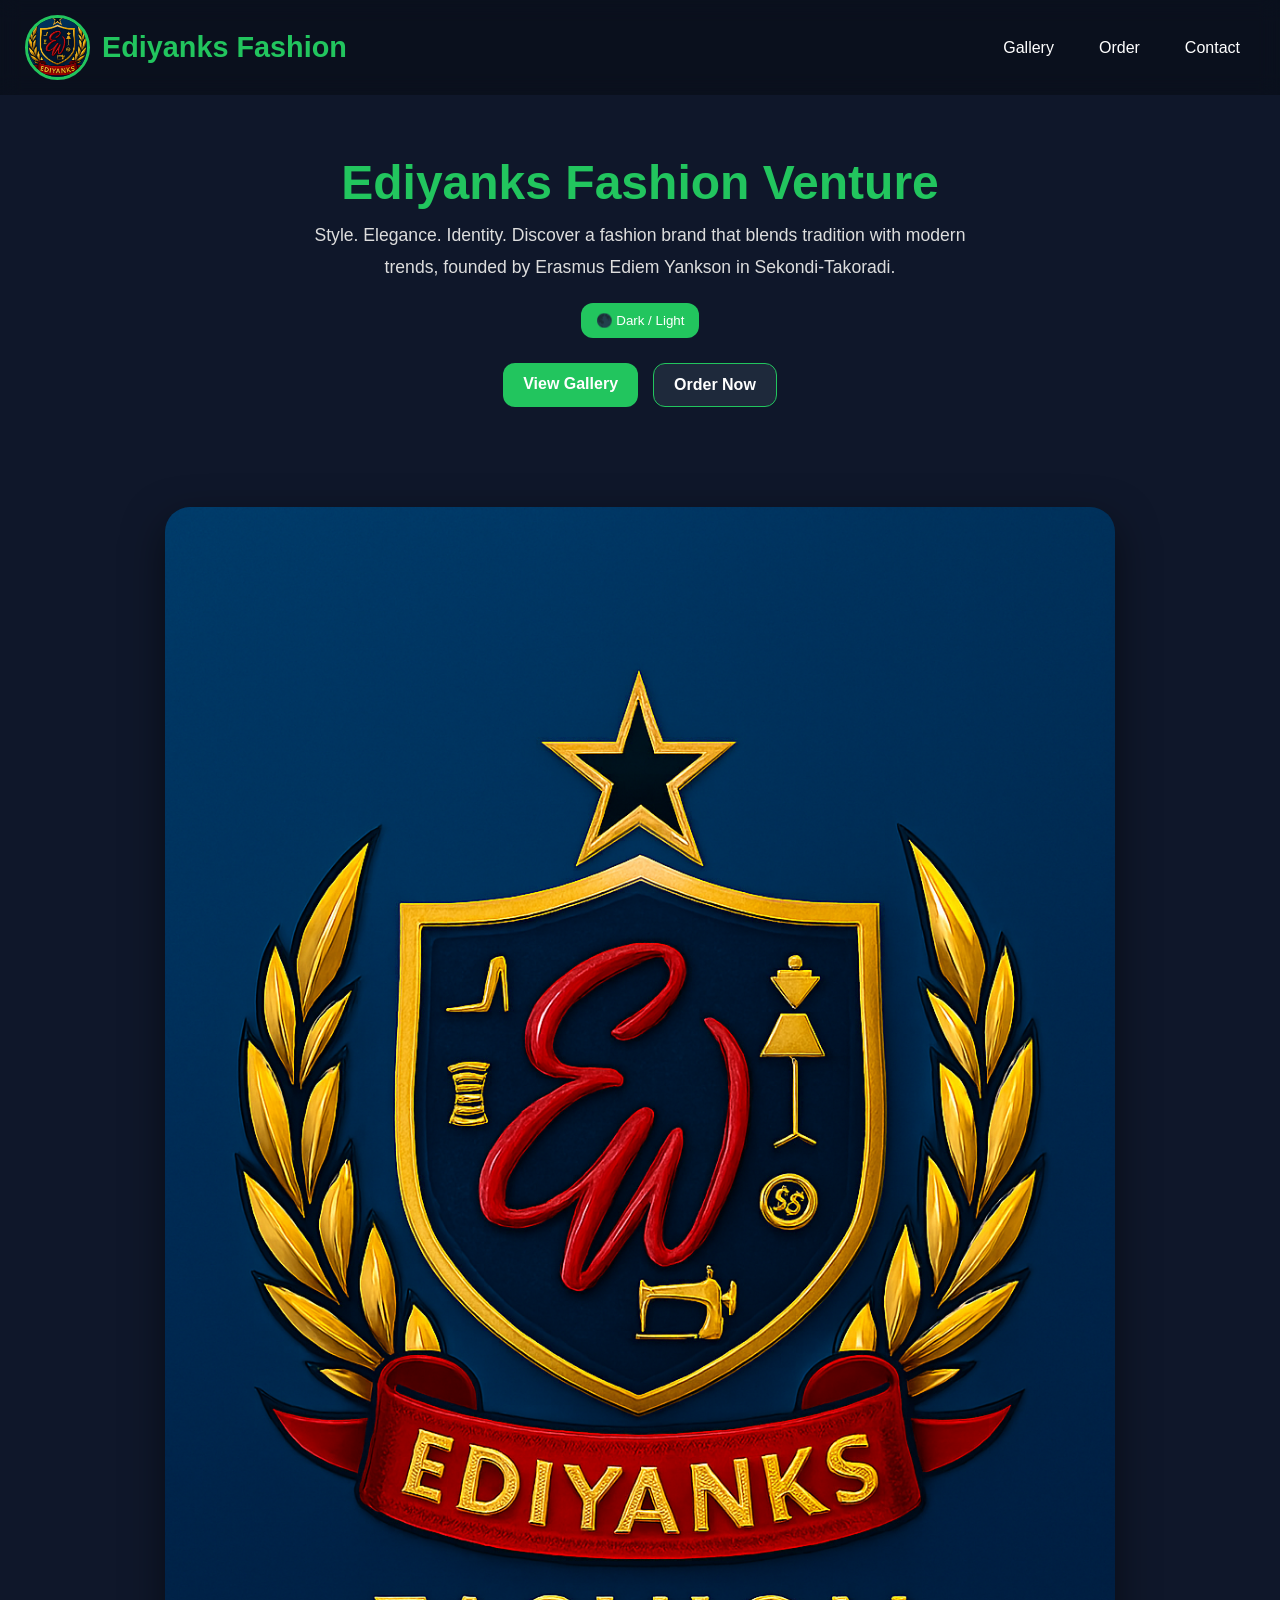
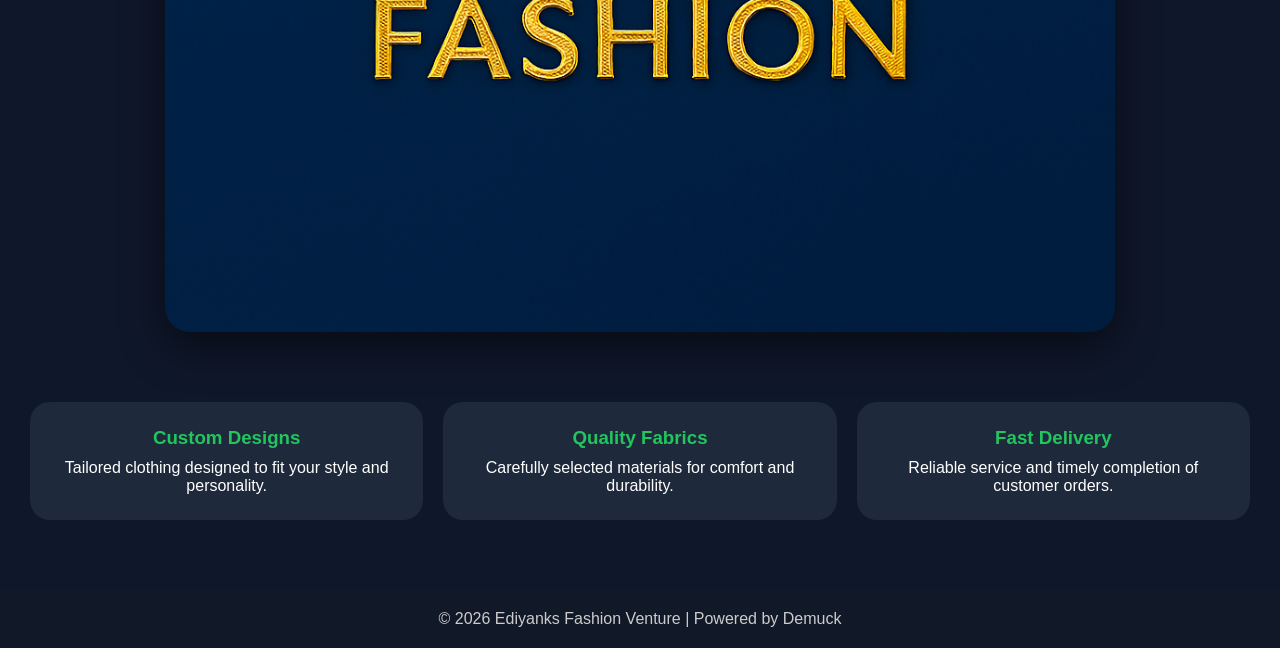
<file: index.html>
<!DOCTYPE html>
<html lang="en">
<head>
<meta charset="UTF-8">
<meta name="viewport" content="width=device-width, initial-scale=1.0">
<title>Ediyanks Fashion Venture</title>

<link rel="shortcut icon" href="Copilot_20251016_120516.png" type="image/x-icon">

<style>

*{
margin:0;
padding:0;
box-sizing:border-box;
font-family:Arial,sans-serif;
}

body{
background:#0f172a;
color:white;
transition:.3s;
}

/* HEADER */

header{
display:flex;
justify-content:space-between;
align-items:center;
padding:15px 25px;
background:rgba(0,0,0,.3);
backdrop-filter:blur(10px);
position:sticky;
top:0;
z-index:1000;
}

.header-brand{
display:flex;
align-items:center;
gap:12px;
}

.logo{
width:65px;
height:65px;
border-radius:50%;
object-fit:cover;
border:3px solid #22c55e;
}

.brand-title{
color:#22c55e;
font-size:1.8rem;
}

nav ul{
display:flex;
gap:15px;
list-style:none;
}

nav a{
text-decoration:none;
color:white;
padding:10px 15px;
border-radius:10px;
transition:.3s;
}

nav a:hover{
background:#22c55e;
}

/* HERO */

.hero{
text-align:center;
padding:60px 20px;
}

.hero h1{
font-size:3rem;
color:#22c55e;
margin-bottom:10px;
}

.hero p{
max-width:700px;
margin:auto;
line-height:1.8;
font-size:1.1rem;
color:#ddd;
}

/* BUTTONS */

.buttons{
margin-top:25px;
display:flex;
justify-content:center;
gap:15px;
flex-wrap:wrap;
}

.btn{
text-decoration:none;
padding:12px 20px;
border-radius:12px;
font-weight:bold;
transition:.3s;
}

.primary{
background:#22c55e;
color:white;
}

.secondary{
background:#1e293b;
color:white;
border:1px solid #22c55e;
}

.btn:hover{
transform:translateY(-3px);
}

/* IMAGE */

.hero-image{
width:90%;
max-width:950px;
display:block;
margin:40px auto;
border-radius:25px;
box-shadow:0 15px 40px rgba(0,0,0,.5);
transition:.4s;
}

.hero-image:hover{
transform:scale(1.02);
}

/* FEATURES */

.features{
display:grid;
grid-template-columns:repeat(auto-fit,minmax(250px,1fr));
gap:20px;
padding:30px;
}

.card{
background:#1e293b;
padding:25px;
border-radius:20px;
text-align:center;
}

.card h3{
color:#22c55e;
margin-bottom:10px;
}

/* FOOTER */

footer{
margin-top:40px;
text-align:center;
padding:20px;
background:#111827;
color:#ccc;
}

/* DARK MODE BUTTON */

#modeToggle{
border:none;
padding:10px 15px;
border-radius:12px;
background:#22c55e;
color:white;
cursor:pointer;
margin-top:20px;
}

/* LIGHT MODE */

.light{
background:#f5f5f5;
color:#111;
}

.light .card{
background:white;
}

.light header{
background:white;
}

.light nav a{
color:#111;
}

/* MOBILE */

@media(max-width:768px){

header{
flex-direction:column;
gap:15px;
}

.brand-title{
font-size:1.4rem;
}

.hero h1{
font-size:2rem;
}

}

</style>
</head>

<body>

<header>

<div class="header-brand">
<img src="edi1.png" alt="Logo" class="logo">
<h1 class="brand-title">Ediyanks Fashion</h1>
</div>

<nav>
<ul>
<li><a href="gallery.html">Gallery</a></li>
<li><a href="order.html">Order</a></li>
<li><a href="indexs.html">Contact</a></li>
</ul>
</nav>

</header>

<main>

<section class="hero">

<h1>Ediyanks Fashion Venture</h1>

<p>
Style. Elegance. Identity.
Discover a fashion brand that blends tradition with modern trends,
founded by Erasmus Ediem Yankson in Sekondi-Takoradi.
</p>

<button id="modeToggle">🌑 Dark / Light</button>

<div class="buttons">
<a href="gallery.html" class="btn primary">View Gallery</a>
<a href="order.html" class="btn secondary">Order Now</a>
</div>

</section>

<img src="edi.png" alt="Fashion Show" class="hero-image">

<section class="features">

<div class="card">
<h3>Custom Designs</h3>
<p>Tailored clothing designed to fit your style and personality.</p>
</div>

<div class="card">
<h3>Quality Fabrics</h3>
<p>Carefully selected materials for comfort and durability.</p>
</div>

<div class="card">
<h3>Fast Delivery</h3>
<p>Reliable service and timely completion of customer orders.</p>
</div>

</section>

</main>

<footer>
<p>© 2026 Ediyanks Fashion Venture | Powered by Demuck</p>
</footer>

<script>

const modeBtn = document.getElementById("modeToggle");

modeBtn.addEventListener("click", () => {
document.body.classList.toggle("light");
});

</script>

</body>
  </html>
</file>
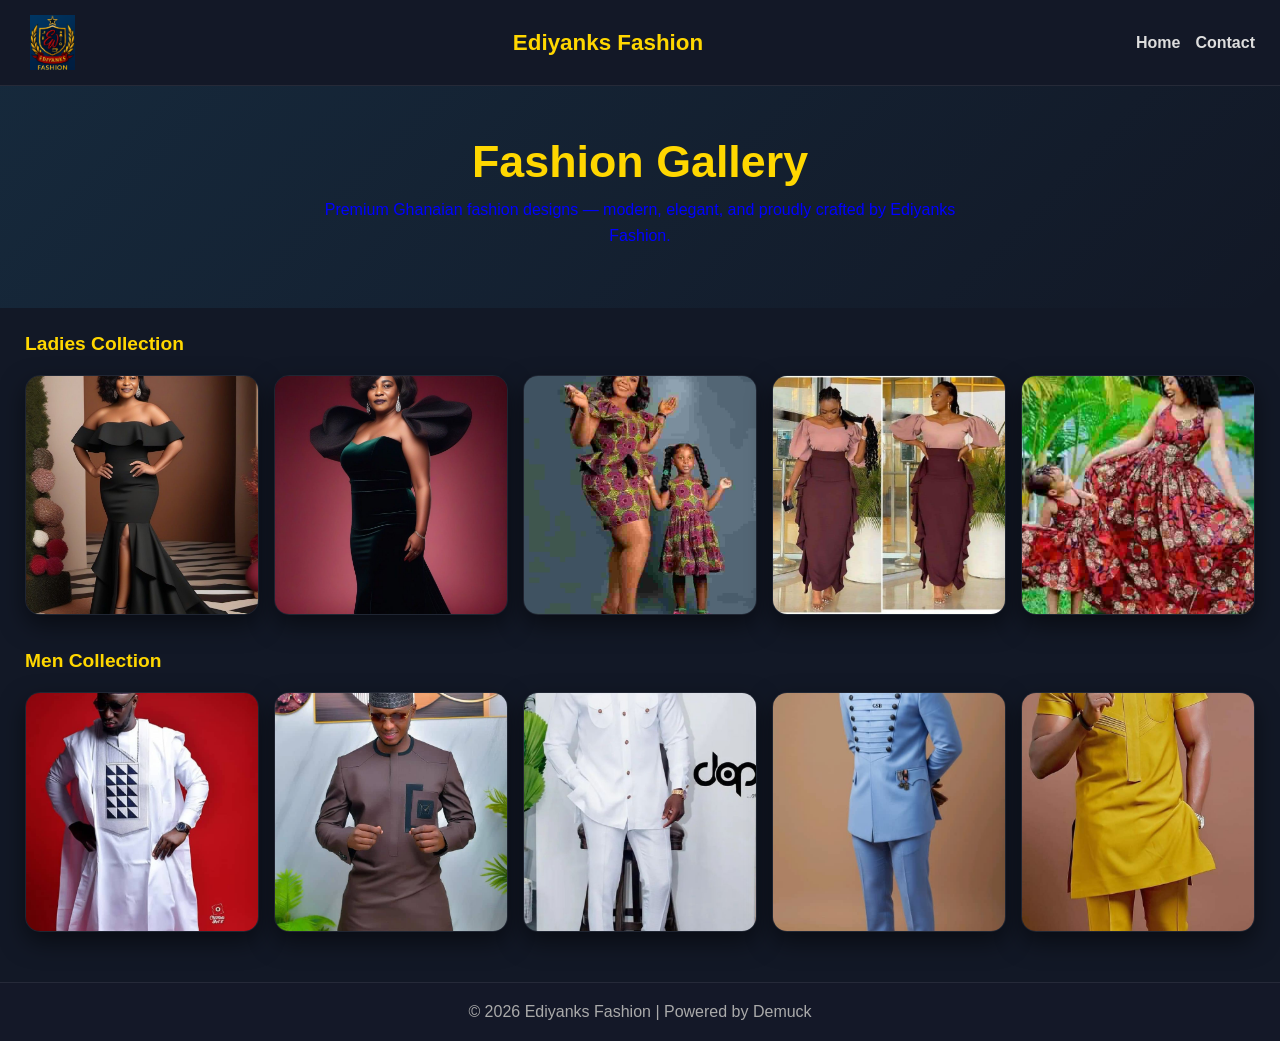
<file: gallery.html>
<!DOCTYPE html>
<html lang="en">
<head>
<meta charset="UTF-8">
<meta name="viewport" content="width=device-width, initial-scale=1.0">
<title>Ediyanks Fashion Gallery</title>

<link rel="shortcut icon" href="Copilot_20251016_120516.png">

<style>

/* RESET */
*{
margin:0;
padding:0;
box-sizing:border-box;
font-family:Arial,sans-serif;
}

body{
background:#121826;   /* soft dark (NOT too black) */
color:#ffffff;
}

/* HEADER */
header{
display:flex;
justify-content:space-between;
align-items:center;
padding:15px 25px;
background:rgba(20,25,40,.85);
backdrop-filter:blur(10px);
position:sticky;
top:0;
z-index:1000;
border-bottom:1px solid rgba(255,255,255,.08);
}

.logo{
width:55px;
height:55px;
object-fit:contain;
border-radius:0;
}

.brand-title{
font-size:1.4rem;
color:gold; /* soft blue */
font-weight:bold;
}

/* NAV */
nav ul{
display:flex;
gap:15px;
list-style:none;
}

nav a{
text-decoration:none;
color:#ddd;
font-weight:600;
transition:.3s;
}

nav a:hover{
color:#38bdf8;
}

/* HERO */
.hero{
text-align:center;
padding:50px 25px;
background:linear-gradient(135deg,rgba(56,189,248,.1),transparent);
}

.hero h1{
font-size:2.8rem;
color:gold;
}

.hero p{
max-width:650px;
margin:10px auto;
color:blue;
line-height:1.6;
}

/* SECTION TITLE */
.section-title{
margin:25px 25px 10px;
font-size:1.2rem;
color:gold;
font-weight:bold;
}

/* ROW (Netflix style) */
.row{
display:grid;
grid-template-columns:repeat(auto-fit,minmax(160px,1fr));
gap:15px;
padding:10px 25px;
}

.row::-webkit-scrollbar{
display:none;
}

/* CARD */
.card{
min-width:100px;
height:240px;
border-radius:15px;
overflow:hidden;
flex-shrink:0;
cursor:pointer;
transition:.3s;
box-shadow:0 10px 25px rgba(0,0,0,.5);
border:1px solid rgba(255,255,255,.06);
}

.card img{
width:100%;
height:100%;
object-fit:cover;
}

.card:hover{
transform:scale(1.08);
box-shadow:0 15px 35px rgba(56,189,248,.25);
}
  .card:hover{
transform:scale(1.05);
box-shadow:0 10px 25px rgba(56,189,248,.3);
z-index:2;
  }

/* LIGHTBOX */
.lightbox{
display:none;
position:fixed;
top:0;
left:0;
width:100%;
height:100%;
background:rgba(0,0,0,.85);
justify-content:center;
align-items:center;
z-index:2000;
}

.lightbox:target{
display:flex;
}

.lightbox img{
max-width:85%;
max-height:85%;
border-radius:15px;
box-shadow:0 0 30px rgba(56,189,248,.2);
}

.close{
position:absolute;
top:20px;
right:25px;
font-size:30px;
color:white;
text-decoration:none;
background:rgba(255,255,255,.1);
padding:5px 12px;
border-radius:50%;
}

/* FOOTER */
footer{
text-align:center;
padding:20px;
margin-top:40px;
background:rgba(20,25,40,.9);
color:#aaa;
border-top:1px solid rgba(255,255,255,.08);
}

</style>
</head>

<body>

<header>

<img src="edi1.png" class="logo">

<div class="brand-title">Ediyanks Fashion</div>

<nav>
<ul>
<li><a href="index.html">Home</a></li>
<li><a href="indexs.html">Contact</a></li>
</ul>
</nav>

</header>

<!-- HERO -->
<section class="hero">
<h1>Fashion Gallery</h1>
<p>Premium Ghanaian fashion designs — modern, elegant, and proudly crafted by Ediyanks Fashion.</p>
</section>

<!-- LADIES -->
<div class="section-title">Ladies Collection</div>

<div class="row">
<a href="#i1" class="card"><img src="pic1.jpg"></a>
<a href="#i2" class="card"><img src="pic2.jpg"></a>
<a href="#i3" class="card"><img src="pic3.jpg"></a>
<a href="#i4" class="card"><img src="pic4.jpg"></a>
<a href="#i5" class="card"><img src="pic5.jpg"></a>
</div>

<!-- MEN -->
<div class="section-title">Men Collection</div>

<div class="row">
<a href="#i6" class="card"><img src="pica1.jpg"></a>
<a href="#i7" class="card"><img src="pica2.jpg"></a>
<a href="#i8" class="card"><img src="pica3.jpg"></a>
<a href="#i9" class="card"><img src="pica4.jpg"></a>
<a href="#i10" class="card"><img src="pica5.jpg"></a>
</div>

<!-- LIGHTBOX -->
<div id="i1" class="lightbox"><a href="#" class="close">×</a><img src="pic1.jpg"></div>
<div id="i2" class="lightbox"><a href="#" class="close">×</a><img src="pic2.jpg"></div>
<div id="i3" class="lightbox"><a href="#" class="close">×</a><img src="pic3.jpg"></div>
<div id="i4" class="lightbox"><a href="#" class="close">×</a><img src="pic4.jpg"></div>
<div id="i5" class="lightbox"><a href="#" class="close">×</a><img src="pic5.jpg"></div>

<div id="i6" class="lightbox"><a href="#" class="close">×</a><img src="pica1.jpg"></div>
<div id="i7" class="lightbox"><a href="#" class="close">×</a><img src="pica2.jpg"></div>
<div id="i8" class="lightbox"><a href="#" class="close">×</a><img src="pica3.jpg"></div>
<div id="i9" class="lightbox"><a href="#" class="close">×</a><img src="pica4.jpg"></div>
<div id="i10" class="lightbox"><a href="#" class="close">×</a><img src="pica5.jpg"></div>

<footer>
© 2026 Ediyanks Fashion | Powered by Demuck
</footer>

</body>
</html>
</file>
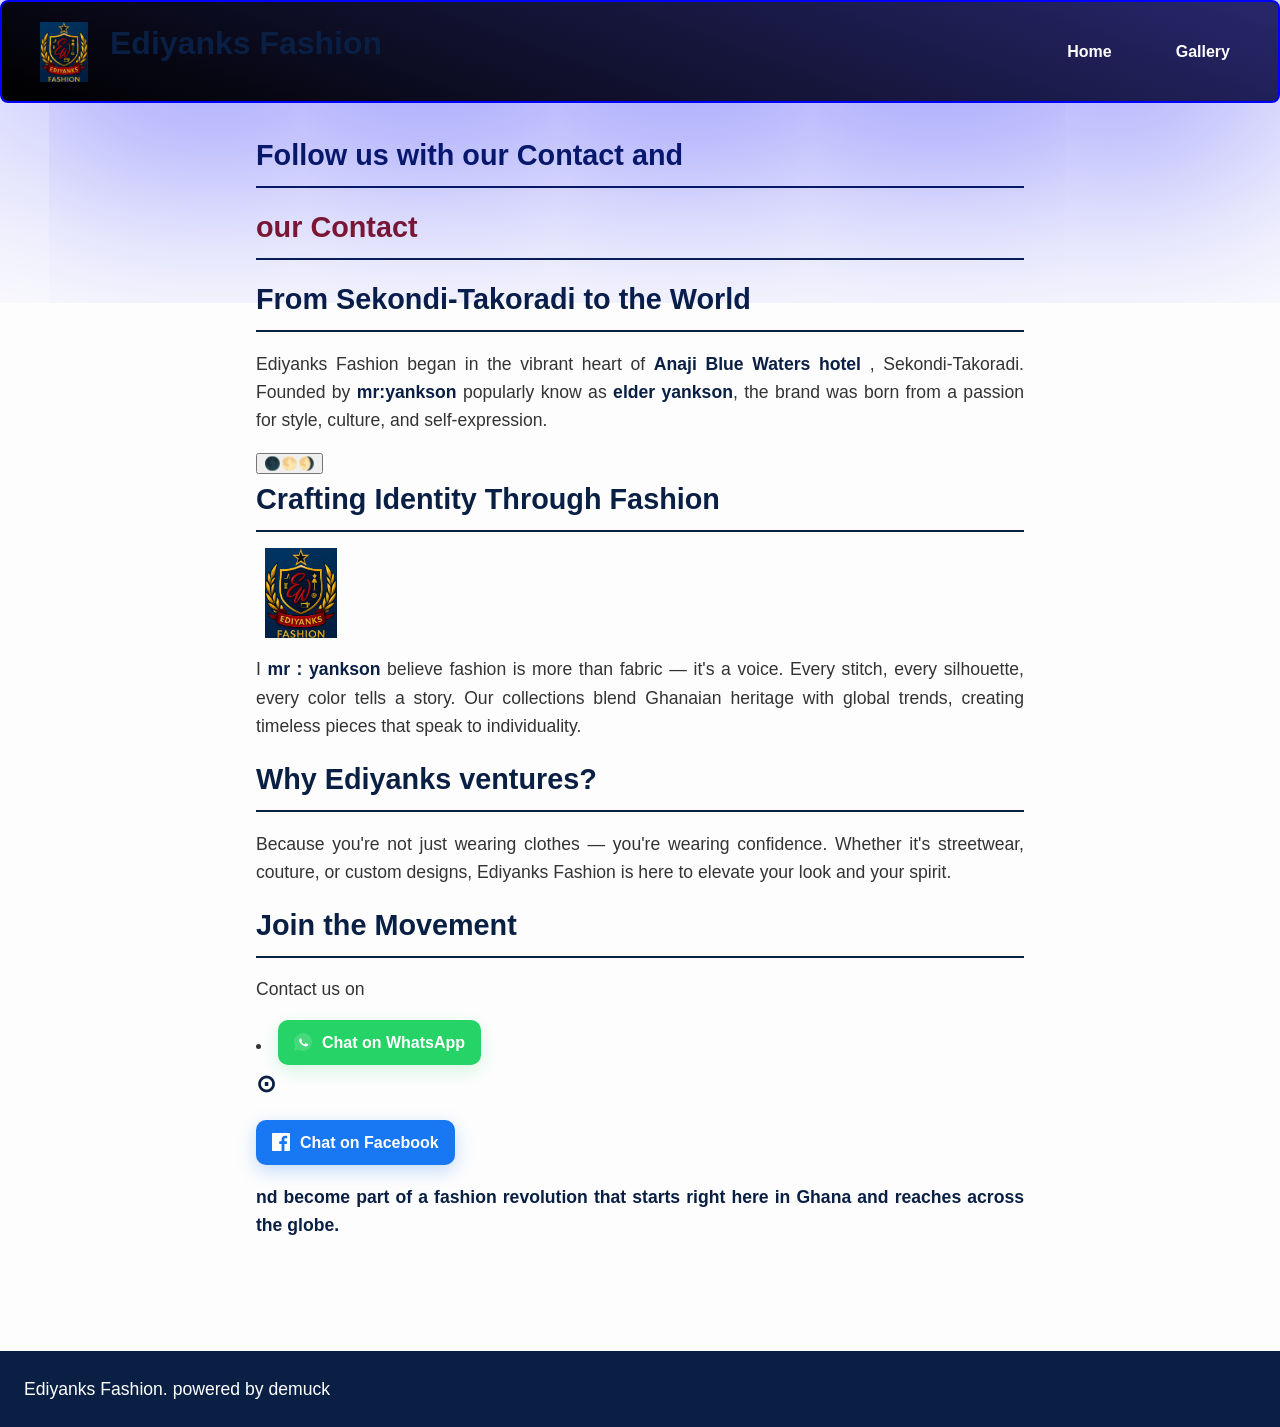
<file: indexs.html>
<!DOCTYPE html>
<html lang="en">
<head>
  <meta charset="UTF-8" />
  <meta name="viewport" content="width=device-width, initial-scale=1.0" />
  <title>Our Story - Ediyanks Fashion</title>
  <link rel="shortcut icon" href="Copilot_20251016_120516.png" type="image/x-icon">
  <link rel="shortcut icon" href="Copilot_20251016_120516.png" type="image/x-icon">
  <link rel="stylesheet" href="style.css" />
</head>
<body>
   <header>
  <div class="header-brand">
    <img src="edi1.png" alt="Ediyanks Fashion Logo" class="logo" />
    <h1>Ediyanks Fashion</h1>
  </div>
  <nav>
    <ul>
      <li><a href="index.html">Home</a></li>

      <li><a href="gallery.html">Gallery</a></li>




    </ul>
  </nav>
</header>


  <main>
    <section>
        <h2>Follow us with our Contact and</h2>
        <h2 class="pin">our Contact</h2>
      <h2>From Sekondi-Takoradi to the World</h2>
      <p>Ediyanks Fashion began in the vibrant heart of <strong>Anaji Blue Waters hotel </strong>, Sekondi-Takoradi. Founded by <strong>mr:yankson</strong> popularly know as <strong>elder yankson</strong>, the brand was born from a passion for style, culture, and self-expression.</p>


      <button id="modeToggle">🌑🌕🌖</button><h2>  Crafting Identity Through Fashion </h2> <img src="edi1.png" alt="Ediyanks Fashion Logo" class="logos" />
      <p>I <strong>mr : yankson</strong>  believe fashion is more than fabric — it's a voice. Every stitch, every silhouette, every color tells a story. Our collections blend Ghanaian heritage with global trends, creating timeless pieces that speak to individuality.</p>
      <h2>Why Ediyanks ventures?</h2>
      <p>Because you're not just wearing clothes — you're wearing confidence. Whether it's streetwear, couture, or custom designs, Ediyanks Fashion is here to elevate your look and your spirit.</p>

      <h2>Join the Movement</h2>
      <p>Contact us on <li><!-- WhatsApp button: change number (233...) or message (I%20need%20a%20dress) as needed -->
<a href="https://wa.me/233545106976?text=I%20need%20a%20dress%20from%20Ediyanks%20Fashion"
   target="_blank" rel="noopener noreferrer"
   style="
     display:inline-flex;
     align-items:center;
     gap:10px;
     background:#25D366;
     color:#fff;
     padding:10px 16px;
     border-radius:10px;
     text-decoration:none;
     font-weight:600;
     box-shadow:0 6px 18px rgba(37,211,102,0.18);
   ">
  <!-- small WhatsApp SVG icon -->
  <svg width="18" height="18" viewBox="0 0 24 24" fill="none" aria-hidden="true">
    <path d="M20.52 3.48A11.88 11.88 0 0012 0C5.37 0 .02 5.35.02 12c0 2.12.55 4.18 1.6 6.01L0 24l6.27-1.57A11.95 11.95 0 0012 24c6.63 0 12-5.37 12-12 0-3.2-1.24-6.18-3.48-8.52z" fill="#fff" opacity="0.15"/>
    <path d="M17.53 14.74c-.28-.14-1.66-.82-1.92-.92-.26-.1-.45-.14-.64.14-.18.28-.68.92-.83 1.11-.15.18-.3.21-.57.07-.28-.14-1.17-.43-2.23-1.37-.82-.73-1.37-1.63-1.53-1.91-.16-.28-.02-.43.12-.57.12-.12.28-.32.42-.48.14-.16.18-.28.28-.47.09-.18.05-.34-.02-.48-.07-.14-.64-1.55-.88-2.12-.23-.56-.47-.48-.64-.49-.16-.01-.35-.01-.53-.01-.18 0-.48.07-.73.34-.25.27-.97.95-.97 2.33 0 1.38.99 2.72 1.12 2.91.14.18 1.94 2.98 4.7 4.07 3.28 1.33 3.28.89 3.88.84.59-.05 1.92-.78 2.19-1.53.27-.75.27-1.39.19-1.53-.08-.14-.26-.21-.54-.35z" fill="#fff"/>
  </svg>
  Chat on WhatsApp
</a></li> <h1>&CircleDot;</h1><a href="https://www.facebook.com/yankson.erasmus.ediem"
   target="_blank" rel="noopener noreferrer"
   style="
     display:inline-flex;
     align-items:center;
     gap:10px;
     background:#1877F2;
     color:#fff;
     padding:10px 16px;
     border-radius:10px;
     text-decoration:none;
     font-weight:600;
     box-shadow:0 6px 18px rgba(24,119,242,0.25);
   ">
  <!-- Facebook Icon -->
  <svg width="18" height="18" viewBox="0 0 24 24" fill="white" aria-hidden="true">
    <path d="M22.675 0h-21.35C.595 0 0 .595 0 1.325v21.351C0 23.405.595 24 1.325 24h11.49V14.708h-3.13v-3.62h3.13V8.413c0-3.1 1.893-4.788 4.659-4.788 1.325 0 2.464.099 2.795.143v3.24l-1.918.001c-1.504 0-1.795.715-1.795 1.763v2.312h3.587l-.467 3.62h-3.12V24h6.116C23.405 24 24 23.405 24 22.676V1.325C24 .595 23.405 0 22.675 0z"/>
  </svg>
  Chat on Facebook
</a></li><h1><p>nd become part of a fashion revolution that starts right here in Ghana and reaches across the globe.</p></h1>
    </section>
  </main>

  <footer>
    <p>  Ediyanks Fashion. powered by demuck</p>
  </footer>
  <script src="DARK.JS"></script>
</body>
</html>
</file>
<file: style.css>
/* Reset and base styles */
* {
  box-sizing: border-box;
}

body {
  font-family: 'Segoe UI', Tahoma, Geneva, Verdana, sans-serif;
  margin: 0;
  padding: 0;
  background-color: #fdfdfd;
  color: #333;
  line-height: 1.6;
  padding-top: 100px; /* Account for fixed header */
}
.file{
    align-self: center;
    justify-self: center;
}
.fil{
    align-self: center;
    justify-self: center;
}

header {
  position: fixed;
  top: 0;
  left: 0;
  width: 100%;
  background: linear-gradient(2000deg,rgb(39, 39, 108) ,black );
  color: #fff;
  padding: 1rem 2rem;
  display: flex;
  align-items: center;
  justify-content: space-between;
  z-index: 1000;
  box-shadow: 0 2px 10px rgba(0, 0, 0, 0.2);
  transition: background-color 0.3s ease;
  border: 2px solid blue;
  box-shadow: 0 0 2000px blue;
  border-radius: 8px;
}
.pin{
    align-self: center;
    justify-self: center;
color: rgb(137, 26, 26);
}

.header-brand {
  display: flex;
  align-items: center;
  gap: 1rem;
  flex-shrink: 0;
}

.logo {
  width: 60px;
  height: 60px;
  object-fit: contain;
  border-radius: 8px;
}
.logos {
  width: 90px;
  height: 90px;
  object-fit: contain;
  border-radius: 8px;
}

.brand-title {
  margin: 0;
  font-size: 1.5rem;
  font-weight: bold;
  text-align: left;
}

nav ul {
  list-style: none;
  display: flex;
  gap: 2rem;
  margin: 0;
  padding: 0;
  align-items: center;
}

nav li {
  margin: 0;
}

nav a {
  color: #fff;
  text-decoration: none;
  font-weight: 600;
  font-size: 1rem;
  padding: 0.5rem 1rem;
  border-radius: 4px;
  transition: background-color 0.3s ease, color 0.3s ease;
}

nav a:hover,
nav a:focus {
  background-color: rgba(255, 255, 255, 0.1);
  text-decoration: none;
  
}
   nav ul li a:hover {
      color: #f4b400;
    }

main {
  padding: 2rem 1rem;
  max-width: 800px;
  margin: 0 auto;
  min-height: calc(100vh - 200px); /* Ensure full height feel */
}

section {
  margin-bottom: 2rem;
}

h1,
h2 {
  color: #0a1f44;
  margin-top: 0;
  margin-bottom: 1rem;
  font-weight: 700;
}

h2 {
  font-size: 1.8rem;
  border-bottom: 2px solid #0a1f44;
  padding-bottom: 0.5rem;
}

p {
  font-size: 1.1rem;
  margin-bottom: 1rem;
  text-align: justify;
}

strong {
  color: #0a1f44;
  font-weight: 700;
}

/* Image and picture handling */
picture {
  display: block;
  width: 100%;
  max-width: 800px;
  margin: 2rem auto;
  border-radius: 8px;
  overflow: hidden;
  box-shadow: 0 4px 15px rgba(0, 0, 0, 0.1);
}

img {
  width: 100%;
  height: auto;
  display: block;
  border-radius: 8px;
  transition: transform 0.3s ease;
}

img:hover {
  transform: scale(1.02);
}

.gallery-grid {
  display: grid;
  grid-template-columns: repeat(auto-fit, minmax(200px, 1fr));
  gap: 1rem;
  margin: 2rem 0;
}

.gallery-grid img {
  width: 100%;
  height: auto;
  border-radius: 8px;
  transition: transform 0.3s ease, box-shadow 0.3s ease;
}

.gallery-grid img:hover {
  transform: scale(1.05);
  box-shadow: 0 6px 20px rgba(0, 0, 0, 0.15);
}

footer {
  background-color: #0a1f44;
  color: #fff;
  text-align: center;
  padding: 1.5rem;
  margin-top: 3rem;
  font-size: 0.9rem;
}

footer p {
  margin: 0;
  color: #fff;
}
body.dark-mode {
    background: linear-gradient(200deg, rgba(40, 18, 240, 0.5), rgb(17, 126, 160), rgb(160, 175, 19));
    color: white;
}

/* Mobile responsiveness */
@media (max-width: 768px) {
  body {
    padding-top: 80px; /* Reduce for smaller header on mobile */
    font-size: 1rem;
    line-height: 1.5;
  }
  .hurt {
    align-self: center;
    justify-content: center;
  }

  header {
    padding: 0.75rem 1rem;
    flex-wrap: wrap;
  }

  .header-brand {
    flex-direction: column;
    align-items: center;
    gap: 0.5rem;
    text-align: center;
    border-radius: 8px;
  }

  .brand-title {
    font-size: 1.3rem;
  }

  .logo {
    width: 50px;
    height: 50px;
  }

  nav ul {
    flex-direction: column;
    gap: 0.75rem;
    width: 100%;
    margin-top: 0.5rem;
  }

  nav a {
    display: block;
    width: 100%;
    text-align: center;
    padding: 0.75rem;
    font-size: 1.1rem;
  }

  main {
    padding: 1.5rem 1rem;
  }

  h2 {
    font-size: 1.5rem;
  }

  p {
    font-size: 1rem;
  }

  picture,
  img {
    margin: 1rem auto;
    border-radius: 6px;
  }

  .gallery-grid {
    grid-template-columns: repeat(auto-fit, minmax(150px, 1fr));
    gap: 0.75rem;
  }

  footer {
    padding: 1rem;
    font-size: 0.85rem;
  }
}

@media (max-width: 480px) {
  body {
    padding-top: 70px;
  }

  header {
    padding: 0.5rem;
  }
  .hurt{
    padding-left: 20px;
  }


  .brand-title {
    font-size: 1.2rem;
  }

  nav a {
    font-size: 1rem;
    padding: 0.5rem;
  }

  main {
    padding: 1rem 0.5rem;
  }

  h2 {
    font-size: 1.4rem;
  }

  p {
    font-size: 0.95rem;
  }

  footer {
    padding: 0.75rem;
  }
}

/* Additional enhancements for niceness */
@media (prefers-reduced-motion: reduce) {
  * {
    animation-duration: 0.01ms !important;
    animation-iteration-count: 1 !important;
    transition-duration: 0.01ms !important;
  }
}

/* Dark mode support (optional enhancement) */
@media (prefers-color-scheme: dark) {
  body {
    background-color: #1a1a1a;
    color: #e0e0e0;
  }

  h1, h2 {
    color: #4a90e2;
  }

  footer {
    background-color: #0a1f44;
  }
}
/* --- Subtle animations & hover accents --- */
.hero h2 {
  animation: fadeInDown 1s ease-in-out;
}

.hero p {
  animation: fadeInUp 1.5s ease-in-out;
}

@keyframes fadeInDown {
  from { opacity: 0; transform: translateY(-20px); }
  to { opacity: 1; transform: translateY(0); }
}

@keyframes fadeInUp {
  from { opacity: 0; transform: translateY(20px); }
  to { opacity: 1; transform: translateY(0); }
}

/* Button-like hover on nav links */
nav a:hover {
  background-color: #4a90e2;
  color: #fff;
}
</file>
